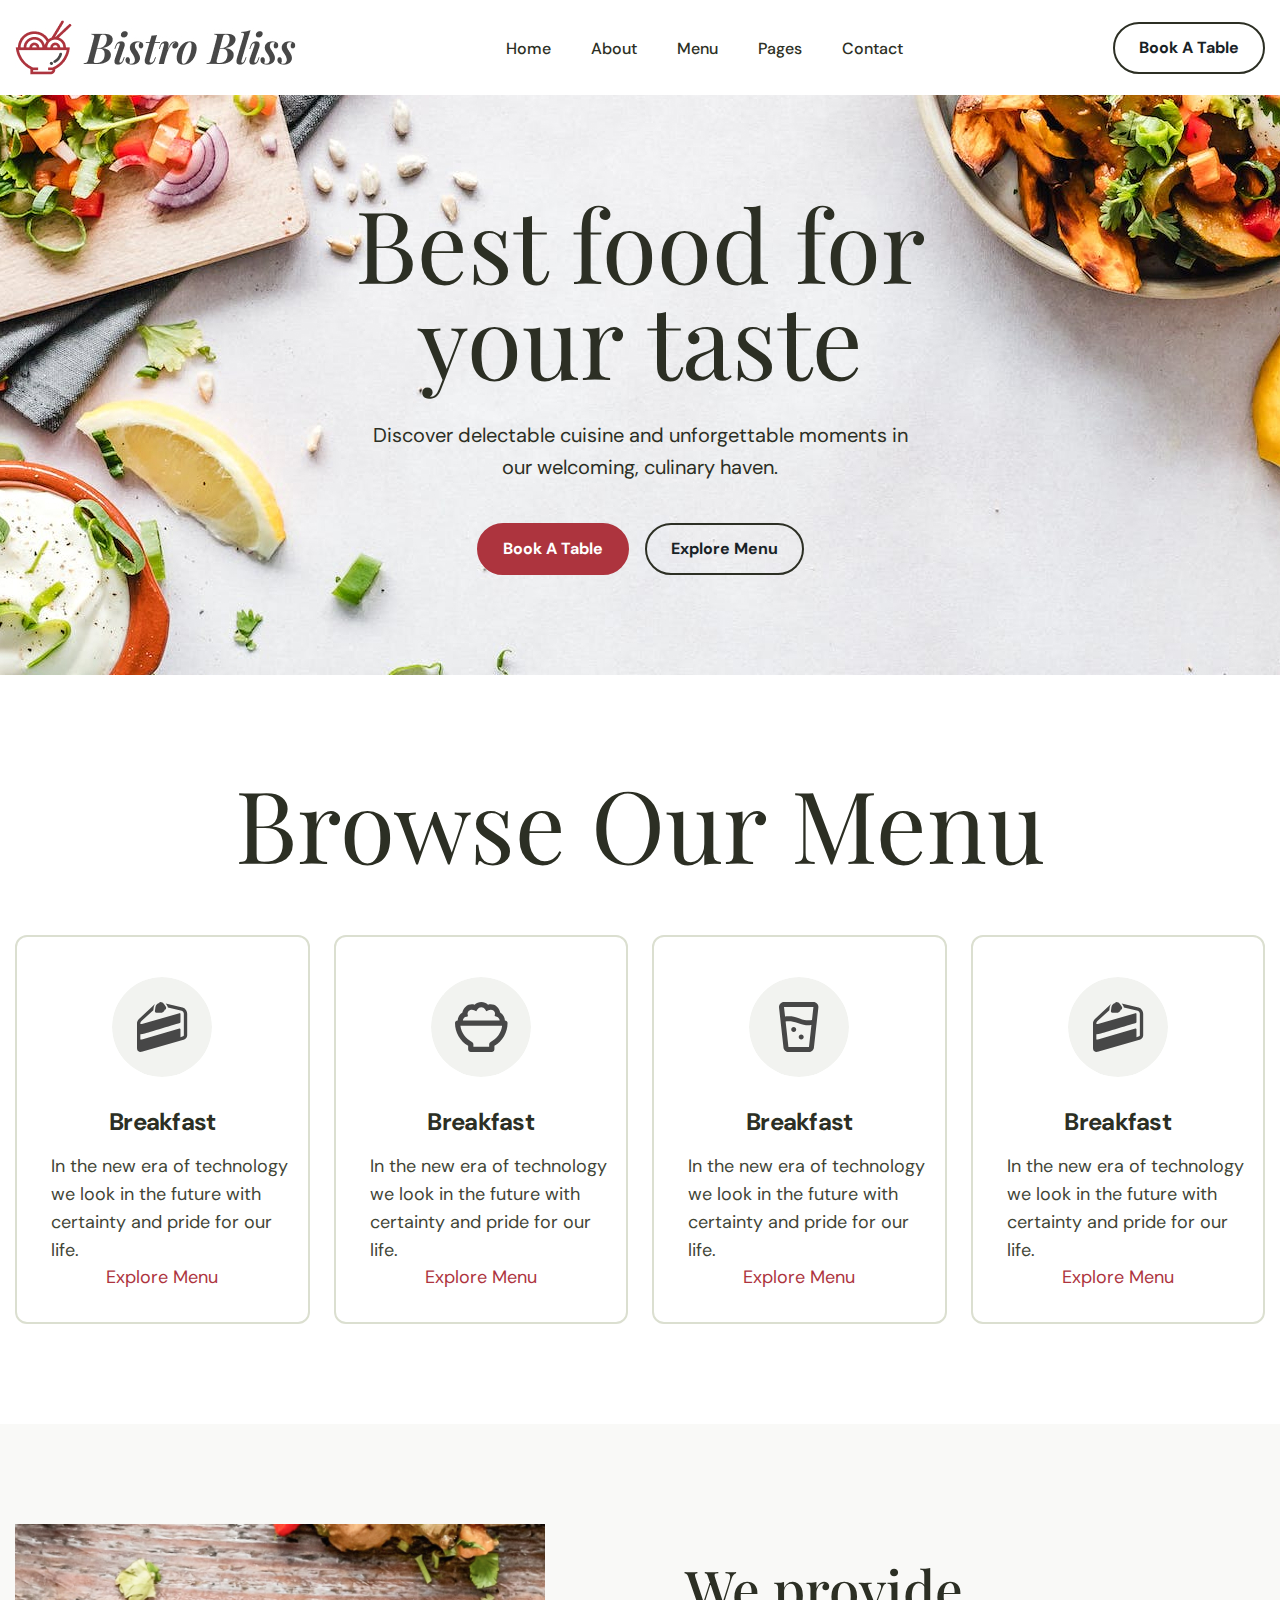
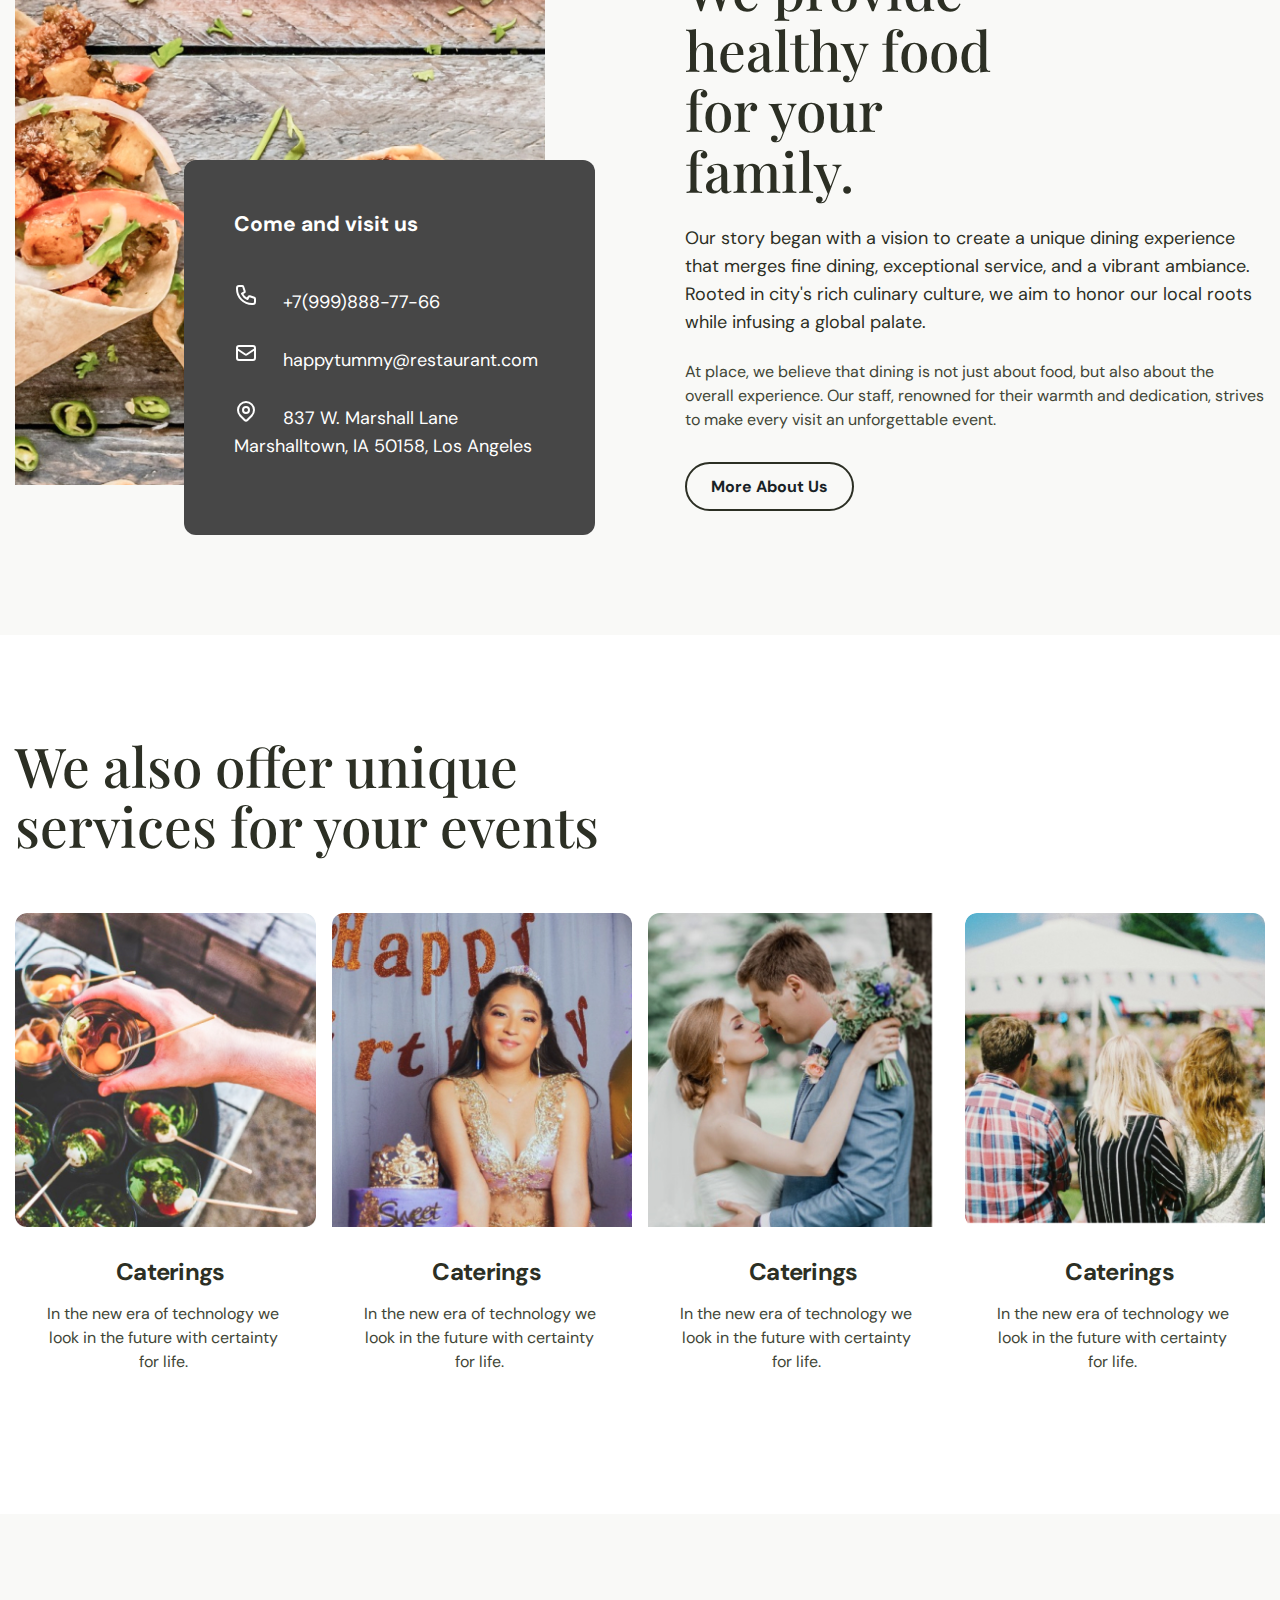
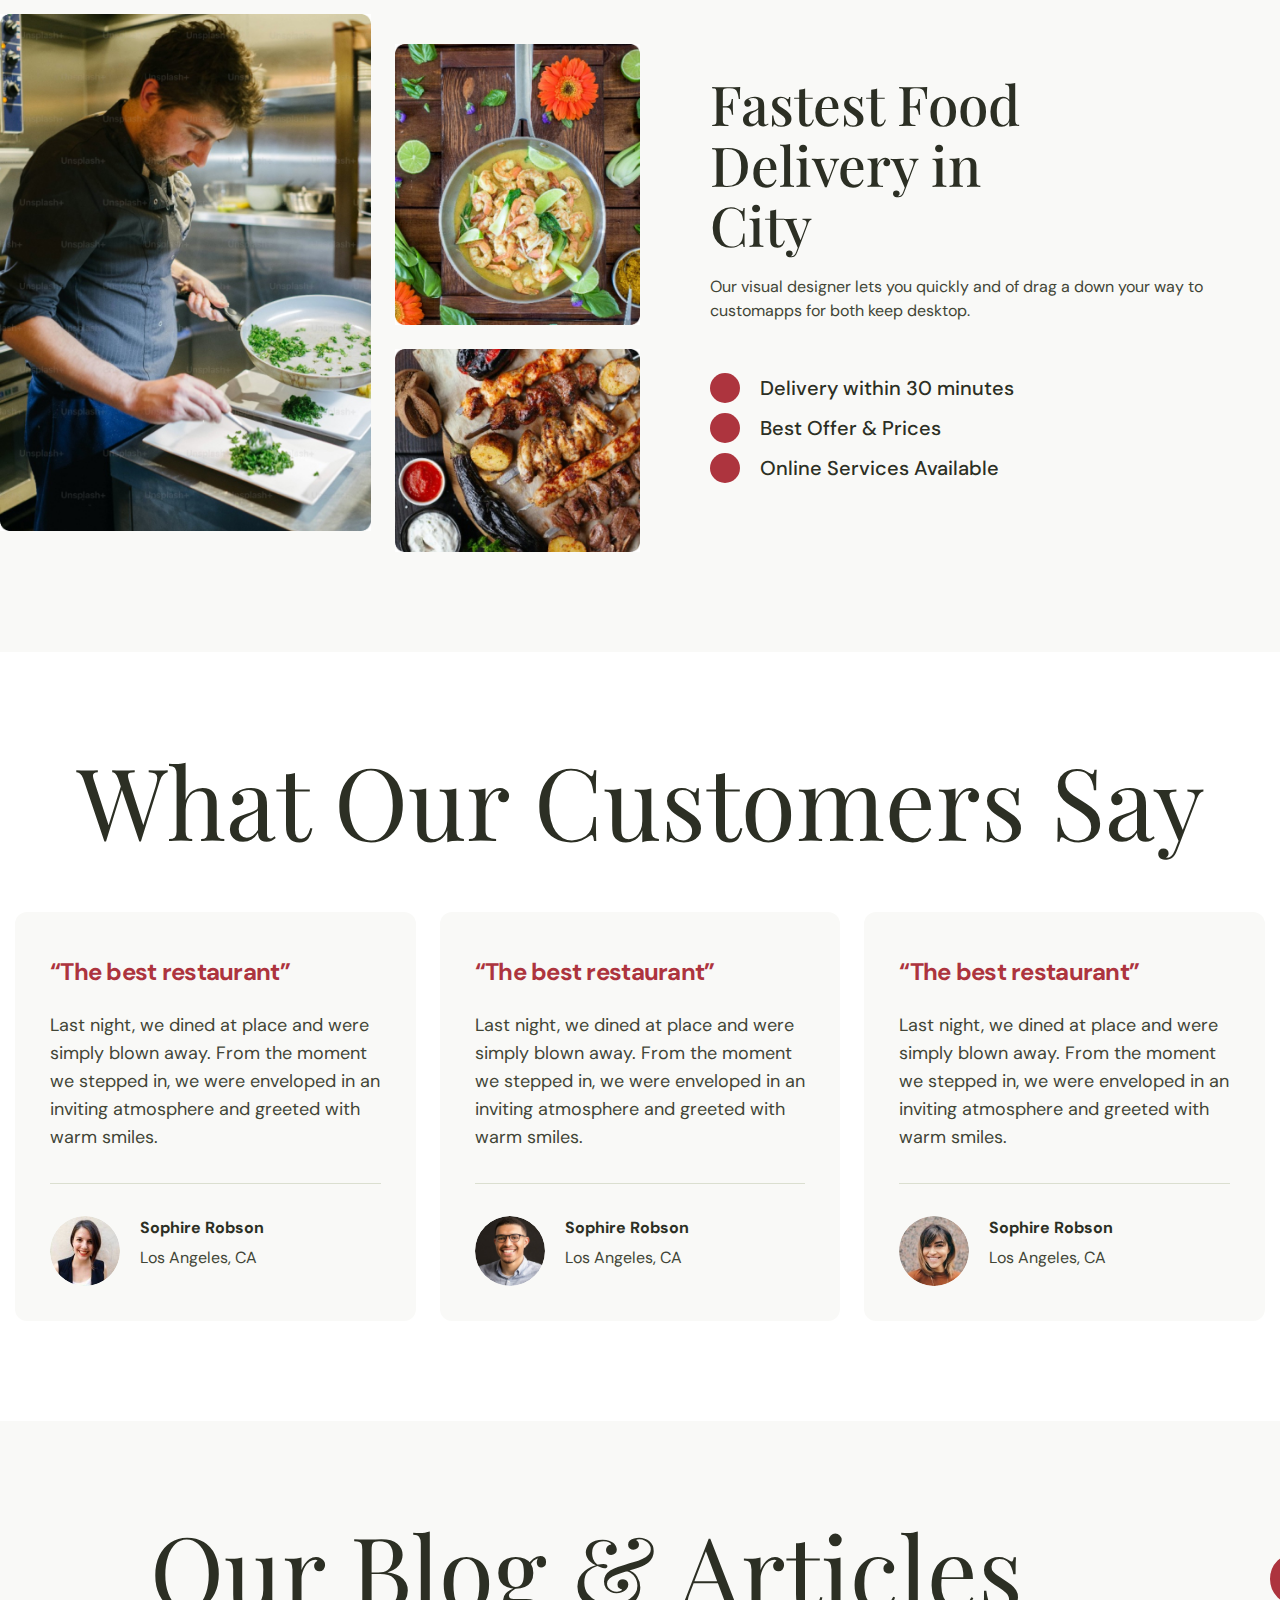
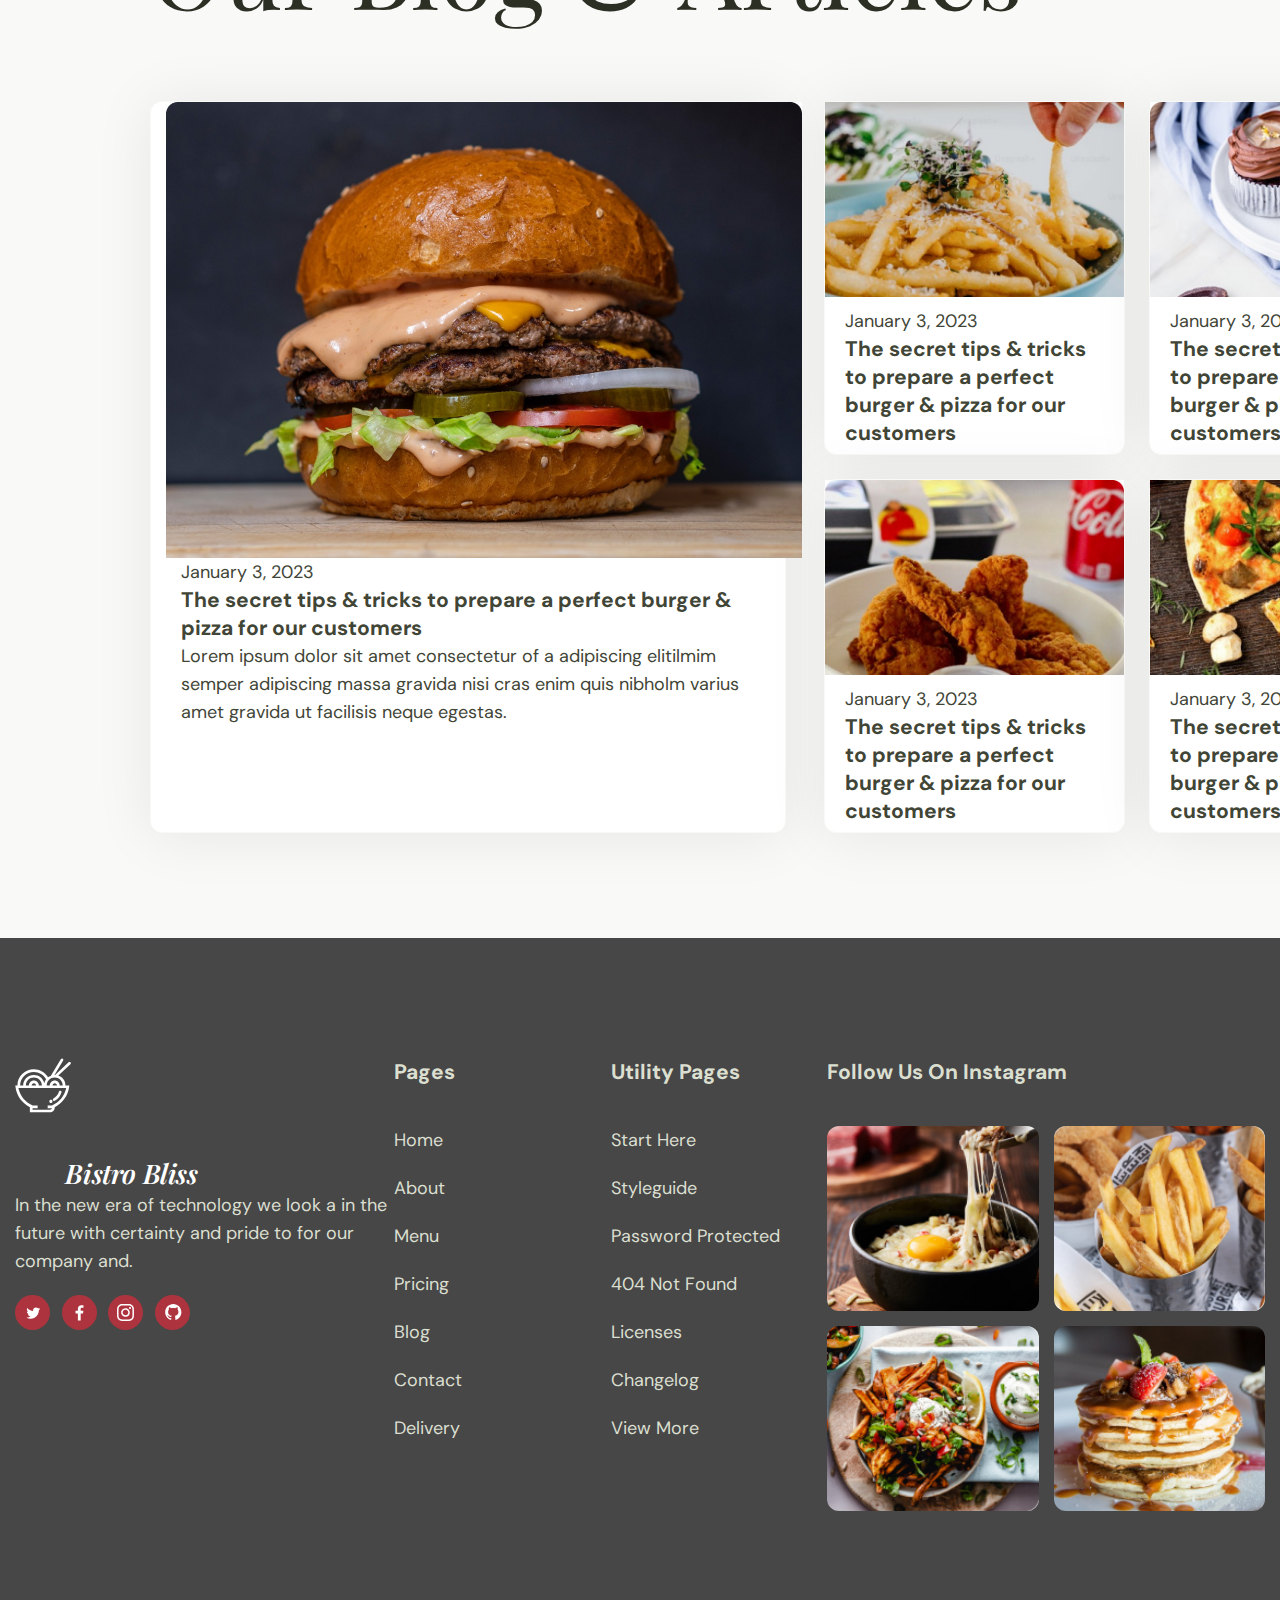
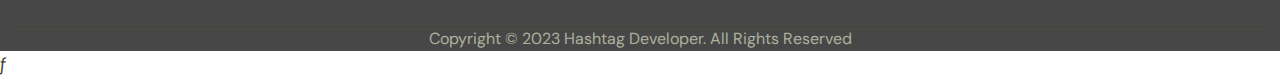
<file: index.html>
<!DOCTYPE html>
<html lang="en">

<head>
    <meta charset="UTF-8">
    <title>Bistro Bliss</title>
    <meta name="viewport" content="width=device-width, initial-scale=1.0">
    <link rel="apple-touch-icon" sizes="180x180" href="img/favicon/apple-touch-icon.png">
    <link rel="icon" type="image/png" sizes="32x32" href="img/favicon/favicon-32x32.png">
    <link rel="icon" type="image/png" sizes="16x16" href="img/favicon/favicon-16x16.png">
    <link
        href="https://fonts.googleapis.com/css2?family=DM+Sans:opsz,wght@9..40,400;9..40,700&family=Playfair+Display:ital,wght@0,400;0,500;1,600&display=swap"
        rel="stylesheet">
    <link rel="stylesheet" href="style.css">
    <link rel="stylesheet" href="media.css">
</head>

<body>
    <header>
        <div class="container">
            <div class="head flex">
                <a href="index.html" class="head_logo">
                    <img src="img/Logo (3).jpg" alt="">
                </a>
                <nav>
                    <ul class="menu flex">
                        <li>
                            <a href="index.html">Home</a>
                        </li>
                        <li>
                            <a href="about.html">About</a>
                        </li>
                        <li>
                            <a href="menu.html">Menu</a>
                        </li>
                        <li>
                            <a href="blog.html">Pages</a>
                        </li>
                        <li>
                            <a href="contact.html">Contact</a>
                        </li>
                    </ul>
                </nav>
                <a href="book.html" class="btn">Book A Table</a>
            </div>
        </div>
    </header>

    <section class="main">
        <div class="container">
            <h1 class="sec_tit">Best food for your taste</h1>
            <p class="main_txt">Discover delectable cuisine and unforgettable moments in our welcoming, culinary haven.
            </p>
            <div class="main_btns">
                <a href="" class="btn btn__red">Book A Table</a>
                <a href="" class="btn">Explore Menu</a>
            </div>
        </div>
    </section>

    <section class="browse">
        <div class="container">
            <h2 class="sec_tit">Browse Our Menu</h2>
            <div class="browse_cards flex">
                <div class="browse_card browse_card__1">
                    <i class="browse_ic"><svg xmlns="http://www.w3.org/2000/svg" width="16" height="16"
                            viewBox="0 0 16 16" fill="none">
                            <path
                                d="M7.53504 5.02349V7.53516L9.41879 9.41891M13.1863 7.53516C13.1863 10.6563 10.6561 13.1864 7.53504 13.1864C4.41394 13.1864 1.88379 10.6563 1.88379 7.53516C1.88379 4.41406 4.41394 1.88391 7.53504 1.88391C10.6561 1.88391 13.1863 4.41406 13.1863 7.53516Z"
                                stroke="white" stroke-width="1.5" stroke-linecap="round" stroke-linejoin="round" />
                        </svg>
                    </i>
                    <h3 class="browse_tit">Breakfast</h3>
                    <p class="browse_txt">In the new era of technology we look in the future with certainty and pride
                        for our
                        life.</p>
                    <a href="menu.html" class="browse_link">Explore Menu</a>
                </div>
                <div class="browse_card browse_card__2">
                    <i class="browse_ic"><svg xmlns="http://www.w3.org/2000/svg" width="16" height="16"
                            viewBox="0 0 16 16" fill="none">
                            <path
                                d="M5.65131 8.79099L9.41881 5.02349M5.96529 5.33745H5.97157M9.10487 8.47704H9.11115M11.9305 13.1864V3.13974C11.9305 2.44617 11.3682 1.88391 10.6746 1.88391H4.39548C3.7019 1.88391 3.13965 2.44617 3.13965 3.13974V13.1864L5.33736 11.9306L7.53506 13.1864L9.73277 11.9306L11.9305 13.1864ZM6.27923 5.33745C6.27923 5.51085 6.13867 5.65141 5.96527 5.65141C5.79188 5.65141 5.65131 5.51085 5.65131 5.33745C5.65131 5.16406 5.79188 5.02349 5.96527 5.02349C6.13867 5.02349 6.27923 5.16406 6.27923 5.33745ZM9.41881 8.47704C9.41881 8.65043 9.27825 8.79099 9.10486 8.79099C8.93146 8.79099 8.7909 8.65043 8.7909 8.47704C8.7909 8.30364 8.93146 8.16308 9.10486 8.16308C9.27825 8.16308 9.41881 8.30364 9.41881 8.47704Z"
                                stroke="white" stroke-width="1.5" stroke-linecap="round" stroke-linejoin="round" />
                        </svg></i>
                    <h3 class="browse_tit">Breakfast</h3>
                    <p class="browse_txt">In the new era of technology we look in the future with certainty and pride
                        for our
                        life.</p>
                    <a href="menu.html" class="browse_link">Explore Menu</a>
                </div>
                <div class="browse_card browse_card__3">
                    <i class="browse_ic"></i>
                    <h3 class="browse_tit">Breakfast</h3>
                    <p class="browse_txt">In the new era of technology we look in the future with certainty and pride
                        for our
                        life.</p>
                    <a href="menu.html" class="browse_link">Explore Menu</a>
                </div>
                <div class="browse_card browse_card__4">
                    <i class="browse_ic"></i>
                    <h3 class="browse_tit">Breakfast</h3>
                    <p class="browse_txt">In the new era of technology we look in the future with certainty and pride
                        for our
                        life.</p>
                    <a href="menu.html" class="browse_link">Explore Menu</a>
                </div>

            </div>
        </div>
    </section>

    <section class="provide">
        <div class="container">
            <div class="provide_in flex">
                <div class="provide_left">
                    <div class="provide_img">
                        <img src="img/about/image 111.jpg" alt="">
                    </div>
                    <div class="provide_info">
                        <h3 class="jaz">Come and visit us</h3>
                        <div class="tel">
                            <svg xmlns="http://www.w3.org/2000/svg" width="24" height="25" viewBox="0 0 24 25"
                                fill="none">
                                <path
                                    d="M3 5.021C3 3.91643 3.89543 3.021 5 3.021H8.27924C8.70967 3.021 9.09181 3.29643 9.22792 3.70477L10.7257 8.19821C10.8831 8.67032 10.6694 9.18631 10.2243 9.40886L7.96701 10.5375C9.06925 12.9822 11.0388 14.9517 13.4835 16.054L14.6121 13.7967C14.8347 13.3516 15.3507 13.1379 15.8228 13.2953L20.3162 14.7931C20.7246 14.9292 21 15.3113 21 15.7418V19.021C21 20.1256 20.1046 21.021 19 21.021H18C9.71573 21.021 3 14.3053 3 6.021V5.021Z"
                                    stroke="white" stroke-width="2" stroke-linecap="round" stroke-linejoin="round" />
                            </svg>
                            <a href="https://t.me/@aldjan">+7(999)888-77-66</a>
                        </div>
                        <div class="tel">
                            <svg xmlns="http://www.w3.org/2000/svg" width="24" height="25" viewBox="0 0 24 25"
                                fill="none">
                                <path
                                    d="M3 8.021L10.8906 13.2814C11.5624 13.7293 12.4376 13.7293 13.1094 13.2814L21 8.021M5 19.021H19C20.1046 19.021 21 18.1256 21 17.021V7.021C21 5.91643 20.1046 5.021 19 5.021H5C3.89543 5.021 3 5.91643 3 7.021V17.021C3 18.1256 3.89543 19.021 5 19.021Z"
                                    stroke="white" stroke-width="2" stroke-linecap="round" stroke-linejoin="round" />
                            </svg>
                            <a href="mailto:happytummy@restaurant.com">happytummy@restaurant.com</a>
                        </div>
                        <div class="tel">
                            <svg xmlns="http://www.w3.org/2000/svg" width="24" height="25" viewBox="0 0 24 25"
                                fill="none">
                                <path
                                    d="M17.6569 16.6778C16.7202 17.6145 14.7616 19.5731 13.4138 20.9209C12.6327 21.702 11.3677 21.7024 10.5866 20.9213C9.26234 19.597 7.34159 17.6763 6.34315 16.6778C3.21895 13.5537 3.21895 8.48834 6.34315 5.36414C9.46734 2.23995 14.5327 2.23995 17.6569 5.36414C20.781 8.48834 20.781 13.5537 17.6569 16.6778Z"
                                    stroke="white" stroke-width="2" stroke-linecap="round" stroke-linejoin="round" />
                                <path
                                    d="M15 11.021C15 12.6779 13.6569 14.021 12 14.021C10.3431 14.021 9 12.6779 9 11.021C9 9.36414 10.3431 8.021 12 8.021C13.6569 8.021 15 9.36414 15 11.021Z"
                                    stroke="white" stroke-width="2" stroke-linecap="round" stroke-linejoin="round" />
                            </svg>
                            <a href="837 W. Marshall Lane Marshalltown, IA 50158, Los Angeles">837 W. Marshall Lane
                                Marshalltown, IA 50158, Los Angeles</a>
                        </div>
                    </div>
                </div>
                <div class="provide_right">
                    <h2 class="sec_sub-tit">We provide healthy food for your family.</h2>
                    <p class="provide_txt">Our story began with a vision to create a unique dining experience that
                        merges fine
                        dining, exceptional service, and a vibrant ambiance. Rooted in city's rich culinary culture, we
                        aim to honor
                        our local roots while infusing a global palate.</p>
                    <p class="provide_txt-2">At place, we believe that dining is not just about food, but also about the
                        overall
                        experience. Our staff, renowned for their warmth and dedication, strives to make every visit an
                        unforgettable event.</p>
                    <a href="menu.html" class="btn">More About Us</a>
                </div>
            </div>
        </div>
    </section>

    <section class="offer">
        <div class="container">
            <h2 class="sec_sub-tit">We also offer unique services for your events</h2>
            <div class="offer_cards flex">
                <div class="offer_card">
                    <div class="offer_img">
                        <img src="img/index/kebab-set-table 1.jpg" alt="">
                    </div>
                    <h3 class="offer_tit">Caterings</h3>
                    <p class="offer_txt">In the new era of technology we look in the future with certainty for life.</p>
                </div>
                <div class="offer_card">
                    <div class="offer_img">
                        <img src="img/index/charming-female-blowing-candles-birthday-cake-after-making-her-wish-party 1.jpg"
                            alt="">
                    </div>
                    <h3 class="offer_tit">Caterings</h3>
                    <p class="offer_txt">In the new era of technology we look in the future with certainty for life.</p>
                </div>
                <div class="offer_card">
                    <div class="offer_img">
                        <img src="img/index/happy-man-wife-sunny-day 1.jpg" alt="">
                    </div>
                    <h3 class="offer_tit">Caterings</h3>
                    <p class="offer_txt">In the new era of technology we look in the future with certainty for life.</p>
                </div>
                <div class="offer_card">
                    <div class="offer_img">
                        <img src="img/index/group-friends-eating-restaurant 1.jpg" alt="">
                    </div>
                    <h3 class="offer_tit">Caterings</h3>
                    <p class="offer_txt">In the new era of technology we look in the future with certainty for life.</p>
                </div>
            </div>
        </div>
    </section>

    <section class="fast">
        <div class="containerrr">
            <div class="fast_in flex">
                <div class="fast_left flex">
                    <div class="fast_img-big">
                        <img src="img/index/mid-shot-chef-holding-plate-with-pasta-making-ok-sign 1.jpg" alt="">
                    </div>
                    <div class="fast_img-sm">
                        <div class="fast_img">
                            <img src="img/index/sour-curry-with-snakehead-fish-spicy-garden-hot-pot-thai-food 1.jpg"
                                alt="">
                        </div>
                        <div class="fast_img">
                            <img src="img/index/sadj-iron-pot-with-various-salads 1.jpg" alt="">
                        </div>
                    </div>
                </div>
                <div class="fast_right">
                    <h2 class="sec_sub-tit">Fastest Food Delivery in City</h2>
                    <p class="fast_txt">Our visual designer lets you quickly and of drag a down your way to customapps
                        for both
                        keep desktop. </p>
                        <div class="icons_fast">
                            <div class="fast_icon">
                              <i> <img src="/img/fast1.svg" alt=""></i>
                              <span>Delivery within 30 minutes</span>
                            </div>
                            <div class="fast_icon">
                              <i><img src="/img/fast2.svg" alt=""></i>
                              <span>Best Offer & Prices</span>
                            </div>
                            <div class="fast_icon">
                              <i><img src="/img/fast3.svg" alt=""></i>
                              <span>Online Services Available</span>
                            </div>
                          </div>
                </div>
            </div>
        </div>
    </section>

    <section class="our">
        <div class="container">
            <h2 class="sec_tit">What Our Customers Say</h2>
            <div class="our_cards flex">
                <div class="our_card">
                    <h4 class="our_tit">“The best restaurant”</h4>
                    <p class="our_txt">Last night, we dined at place and were simply blown away. From the moment we
                        stepped in, we
                        were enveloped in an inviting atmosphere and greeted with warm smiles.</p>
                    <div class="our_customer flex">
                        <div class="our_img">
                            <img src="/img/index/Ellipse 19 (1).jpg" alt="">
                        </div>
                        <div class="our_info">
                            <span class="our_name">Sophire Robson</span>
                            <span class="our_address">Los Angeles, CA</span>
                        </div>
                    </div>
                </div>
                <div class="our_card">
                    <h4 class="our_tit">“The best restaurant”</h4>
                    <p class="our_txt">Last night, we dined at place and were simply blown away. From the moment we
                        stepped in, we
                        were enveloped in an inviting atmosphere and greeted with warm smiles.</p>
                    <div class="our_customer flex">
                        <div class="our_img">
                            <img src="/img/index/Image.svg" alt="">
                        </div>
                        <div class="our_info">
                            <span class="our_name">Sophire Robson</span>
                            <span class="our_address">Los Angeles, CA</span>
                        </div>
                    </div>
                </div>
                <div class="our_card">
                    <h4 class="our_tit">“The best restaurant”</h4>
                    <p class="our_txt">Last night, we dined at place and were simply blown away. From the moment we
                        stepped in, we
                        were enveloped in an inviting atmosphere and greeted with warm smiles.</p>
                    <div class="our_customer flex">
                        <div class="our_img">
                            <img src="/img/index/Image (1).jpg" alt="">
                        </div>
                        <div class="our_info">
                            <span class="our_name">Sophire Robson</span>
                            <span class="our_address">Los Angeles, CA</span>
                        </div>
                    </div>
                </div>
            </div>
        </div>
    </section>

    <section class="blog">
        <div class="container">
            <div class="blog_top flex">
                <h2 class="sec_tit">Our Blog & Articles</h2>
                <a href="#" class="btn btn__red">Read All Articles</a>
            </div>
            <div class="blog_cards flex">
                <div class="blog_left">
                    <div class="blog_cardd">
                        <div class="container">
                            <div class="blog_imgg">
                                <img src="img/about/burger.jpg" alt="">
                            </div>
                            <div class="container">
                                <span class="blog_date">January 3, 2023</span>
                                <h3 class="blog_tit">The secret tips & tricks to prepare a perfect burger & pizza for
                                    our
                                    customers</h3>
                                <p class="blog_txt">Lorem ipsum dolor sit amet consectetur of a adipiscing elitilmim
                                    semper
                                    adipiscing massa
                                    gravida nisi cras enim quis nibholm varius amet gravida ut facilisis neque egestas.
                                </p>
                            </div>
                        </div>
                    </div>
                </div>
                <div class="blog_right flex">
                    <div class="blog_card">
                        <div class="blog_img">
                            <img src="/img/index/pexels-suzy-hazelwood-2966196 1.jpg" alt="">
                        </div>
                        <div class="blog_info">
                            <span class="blog_date">January 3, 2023</span>
                            <h3 class="blog_tit">The secret tips & tricks to prepare a perfect burger & pizza for our
                                customers</h3>
                        </div>
                    </div>
                    <div class="blog_card">
                        <div class="blog_img">
                            <img src="/img/index/pexels-sebastian-coman-photography-3791088 1.jpg" alt="">
                        </div>
                        <div class="blog_info">
                            <span class="blog_date">January 3, 2023</span>
                            <h3 class="blog_tit">The secret tips & tricks to prepare a perfect burger & pizza for our
                                customers</h3>
                        </div>
                    </div>
                    <div class="blog_card">
                        <div class="blog_img">
                            <img src="/img/index/pexels-leonardo-luz-13998974 1.jpg" alt="">
                        </div>
                        <div class="blog_info">
                            <span class="blog_date">January 3, 2023</span>
                            <h3 class="blog_tit">The secret tips & tricks to prepare a perfect burger & pizza for our
                                customers</h3>
                        </div>
                    </div>
                    <div class="blog_card">
                        <div class="blog_img">
                            <img src="/img/index/pexels-katerina-holmes-5908226 1.jpg" alt="">
                        </div>
                        <div class="blog_info">
                            <span class="blog_date">January 3, 2023</span>
                            <h3 class="blog_tit">The secret tips & tricks to prepare a perfect burger & pizza for our
                                customers</h3>
                        </div>
                    </div>
                </div>
            </div>
        </div>
    </section>
    <footer>
        <div class="container">
            <div class="footer_big flex">
                <div class="footer_left">
                    <a href="" class="footer_logo flex">
                        <div class="logo_img">
                            <img src="/img/japanese-food (1).svg" alt="">
                        </div>
                        <h2 class="logo_tit">Bistro Bliss</h2>
                    </a>
                    <p class="footer_txt">In the new era of technology we look a in the future with certainty and pride
                        to for our
                        company and.</p>
                    <div class="footer_icons flex">
                        <a href="" class="footer_ic">
                            <div class="ic_img">
                                <img src="/img/twitter.svg" alt="">
                            </div>
                        </a>
                        <a href="" class="footer_ic flex">
                            <div class="ic_img">
                                <img src="/img/facebook.svg" alt="">
                            </div>
                        </a>
                        <a href="" class="footer_ic">
                            <div class="ic_img">
                                <img src="/img/instagram.svg" alt="">
                            </div>
                        </a>
                        <a href="" class="footer_ic">
                            <div class="ic_img">
                                <img src="/img/github.svg" alt="">
                            </div>
                        </a>
                    </div>
                </div>
                <div class="footer_nav">
                    <h3 class="footer_tit">Pages</h3>
                    <ul class="footer_list">
                        <li><a href="">Home</a></li>
                        <li><a href="">About</a></li>
                        <li><a href="">Menu</a></li>
                        <li><a href="">Pricing</a></li>
                        <li><a href="">Blog</a></li>
                        <li><a href="">Contact</a></li>
                        <li><a href="">Delivery</a></li>
                    </ul>
                </div>
                <div class="footer_nav">
                    <h3 class="footer_tit">Utility Pages</h3>
                    <ul class="footer_list">
                        <li><a href="">Start Here</a></li>
                        <li><a href="">Styleguide</a></li>
                        <li><a href="">Password Protected</a></li>
                        <li><a href="">404 Not Found</a></li>
                        <li><a href="">Licenses</a></li>
                        <li><a href="">Changelog</a></li>
                        <li><a href="">View More</a></li>
                    </ul>
                </div>
                <div class="footer_right">
                    <h3 class="footer_tit">Follow Us On Instagram</h3>
                    <div class="footer_imgt flex">
                        <div class="footer_img">
                            <img src="/img/egg.jpg" alt="">
                        </div>
                        <div class="footer_img">
                            <img src="/img/fri.jpg" alt="">
                        </div>
                        <div class="footer_img">
                            <img src="/img/salat.jpg" alt="">
                        </div>
                        <div class="footer_img">
                            <img src="/img/blins.jpg" alt="">
                        </div>
                    </div>
                </div>
            </div>
            <p class="footer_copy">Copyright © 2023 Hashtag Developer. All Rights Reserved</p>
        </div>
    </footer>
</body>

</html>


<script src="js/core.js"></script>

</body>

</html>ƒ
</file>
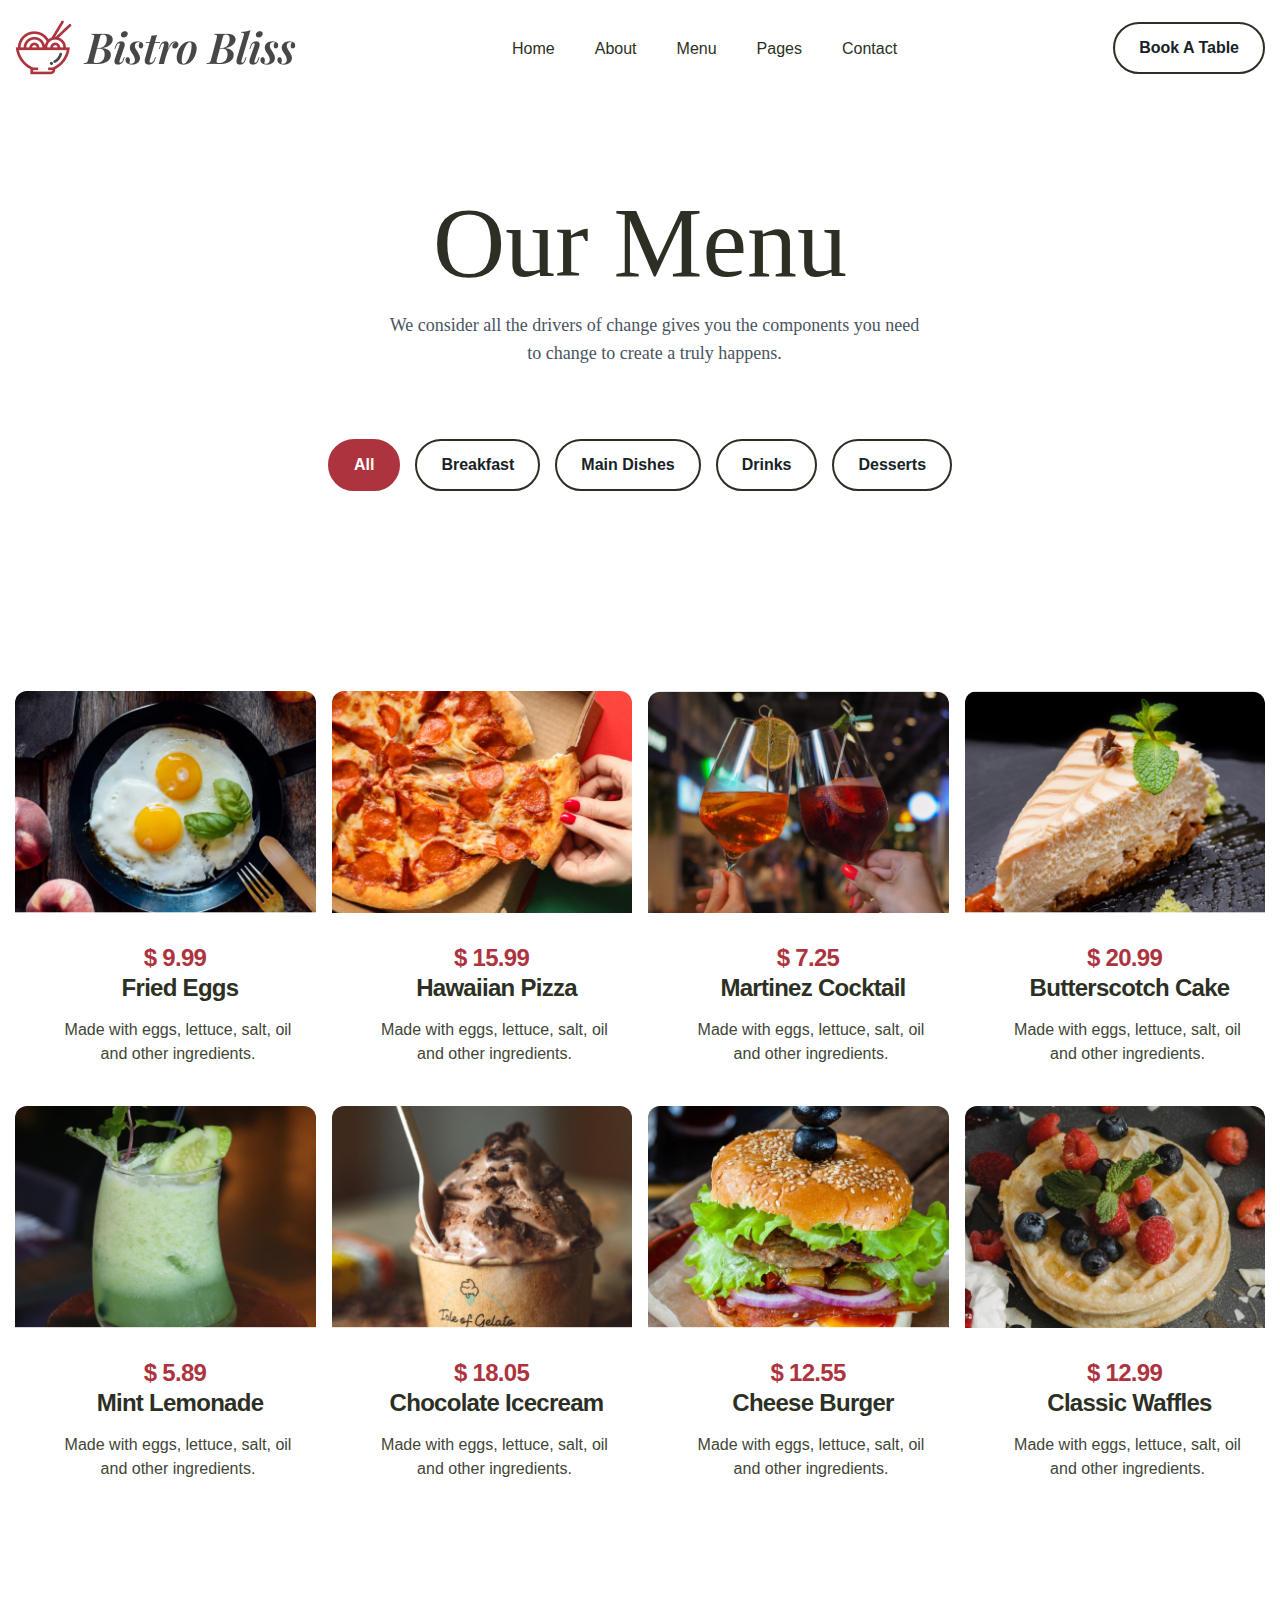
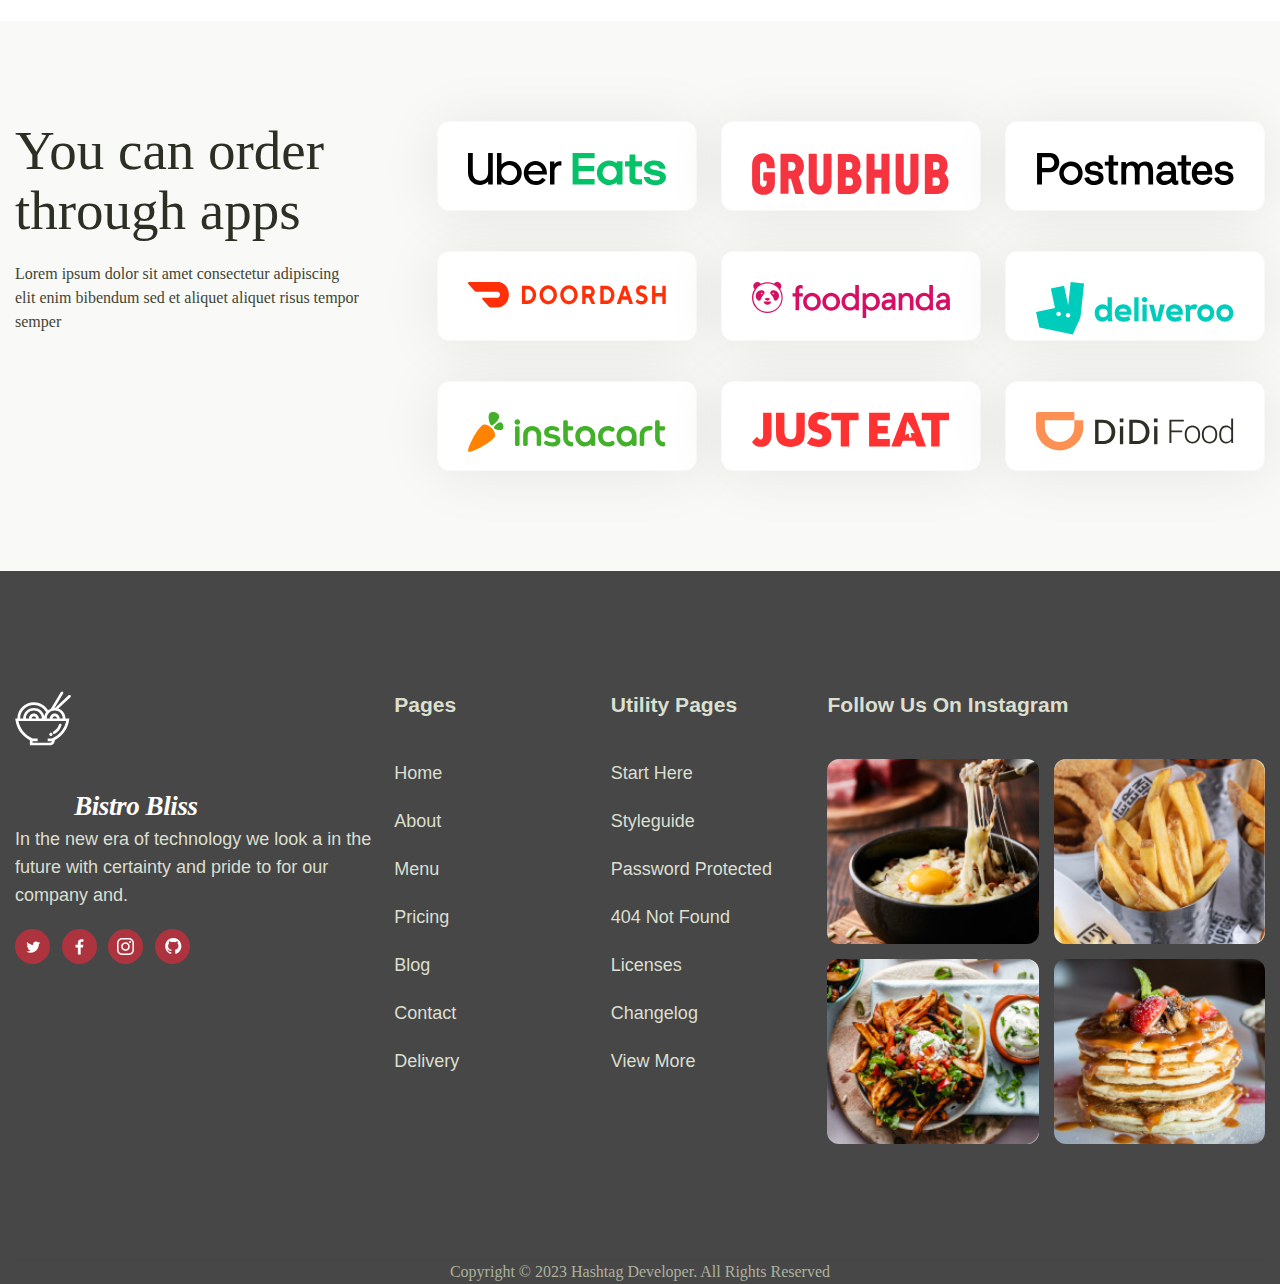
<file: menu.html>
<!DOCTYPE html>
<html lang="en">

<head>
	<meta charset="UTF-8">
	<meta name="viewport" content="width=device-width, initial-scale=1.0">
	<title>Document</title>
	<link rel="stylesheet" href="style.css">
	<link rel="stylesheet" href="media.css">
</head>

<body>
	<header>
		<div class="container">
			<div class="head flex">
				<a href="index.html" class="head_logo">
					<img src="/img/Logo (3).jpg" alt="">
				</a>
				<nav>
					<ul class="menu flex">
						<li>
							<a href="index.html">Home</a>
						</li>
						<li>
							<a href="about.html">About</a>
						</li>
						<li>
							<a href="menu.html">Menu</a>
						</li>
						<li>
							<a href="blog.html">Pages</a>
						</li>
						<li>
							<a href="contact.html">Contact</a>
						</li>
					</ul>
				</nav>
				<a href="book.html" class="btn">Book A Table</a>
			</div>
		</div>
	</header>
	<section class="hero">
		<div class="container">
			<div class="hero_top">
				<div class="hero_text">
					<h2 class="sec_tit">Our Menu</h2>
					<p class="sec_desc">We consider all the drivers of change gives you the components you need to
						change to
						create a truly happens.</p>
				</div>
				<div class="hero_btns">
					<a href="" class="btn btn__red">All</a>
					<a href="" class="btn">Breakfast</a>
					<a href="" class="btn">Main Dishes</a>
					<a href="" class="btn">Drinks</a>
					<a href="" class="btn">Desserts</a>
				</div>
			</div>
			<div class="hero_orto"></div>
			<div class="hero_bottom"></div>
		</div>
	</section>
	<section class="offer">
		<div class="container">
			<div class="offer_cards flex">
				<div class="offer_card">
					<div class="offer_img">
						<img src="img/menu1.jpg" alt="">
					</div>
					<div class="offer_text">
						<div class="container">
							<h2 class="zena">$ 9.99</h2>
							<h3 class="offer_tit">Fried Eggs</h3>
							<p class="offer_txt">Made with eggs, lettuce, salt, oil and other ingredients.</p>
						</div>
					</div>
				</div>
				<div class="offer_card">
					<div class="offer_img">
						<img src="img/menu2.jpg" alt="">
					</div>
					<div class="offer_text">
						<div class="container">
							<h2 class="zena">$ 15.99</h2>
							<h3 class="offer_tit">Hawaiian Pizza</h3>
							<p class="offer_txt">Made with eggs, lettuce, salt, oil and other ingredients.</p>
						</div>
					</div>
				</div>
				<div class="offer_card">
					<div class="offer_img">
						<img src="img/menu3.jpg" alt="">
					</div>
					<div class="offer_text">
						<div class="container">
							<h2 class="zena">$ 7.25</h2>
							<h3 class="offer_tit">Martinez Cocktail</h3>
							<p class="offer_txt">Made with eggs, lettuce, salt, oil and other ingredients.</p>
						</div>
					</div>
				</div>
				<div class="offer_card">
					<div class="offer_img">
						<img src="img/menu4.jpg" alt="">
					</div>
					<div class="offer_text">
						<div class="container">
							<h2 class="zena">$ 20.99</h2>
							<h3 class="offer_tit">Butterscotch Cake</h3>
							<p class="offer_txt">Made with eggs, lettuce, salt, oil and other ingredients.</p>
						</div>
					</div>
				</div>
			</div>
			<div class="offer_cards flex">
				<div class="offer_card">
					<div class="offer_img">
						<img src="img/menu5.jpg" alt="">
					</div>
					<div class="offer_text">
						<div class="container">
							<h2 class="zena">$ 5.89</h2>
							<h3 class="offer_tit">Mint Lemonade</h3>
							<p class="offer_txt">Made with eggs, lettuce, salt, oil and other ingredients.</p>
						</div>
					</div>
				</div>
				<div class="offer_card">
					<div class="offer_img">
						<img src="/img/menu6.jpg" alt="">
					</div>
					<div class="offer_text">
						<div class="container">
							<h2 class="zena">$ 18.05</h2>
							<h3 class="offer_tit">Chocolate Icecream</h3>
							<p class="offer_txt">Made with eggs, lettuce, salt, oil and other ingredients.</p>
						</div>
					</div>
				</div>
				<div class="offer_card">
					<div class="offer_img">
						<img src="img/menu7.jpg" alt="">
					</div>
					<div class="offer_text">
						<div class="container">
							<h2 class="zena">$ 12.55</h2>
							<h3 class="offer_tit">Cheese Burger</h3>
							<p class="offer_txt">Made with eggs, lettuce, salt, oil and other ingredients.</p>
						</div>
					</div>
				</div>
				<div class="offer_card">
					<div class="offer_img">
						<img src="img/menu8.jpg" alt="">
					</div>
					<div class="offer_text">
						<div class="container">
							<h2 class="zena">$ 12.99</h2>
							<h3 class="offer_tit">Classic Waffles</h3>
							<p class="offer_txt">Made with eggs, lettuce, salt, oil and other ingredients.</p>
						</div>
					</div>
				</div>
			</div>

		</div>
	</section>
	<section class="order">
		<div class="container">
			<div class="order flex">
				<div class="order_left">
					<h2 class="sec_sub-tit">You can order through apps</h2>
					<p class="order_txt">Lorem ipsum dolor sit amet consectetur adipiscing elit enim bibendum sed et
						aliquet aliquet risus tempor semper</p>
				</div>
				<div class="order_right flex">
					<div class="card1">
						<div class="item">
							<img src="/img/order_f.svg" alt="">
						</div>
						<div class="item">
							<img src="/img/arder2.svg" alt="">
						</div>
						<div class="item">
							<img src="/img/order3.svg" alt="">
						</div>
					</div>
					<div class="card2">
						<div class="item">
							<img src="/img/order4.svg" alt="">
						</div>
						<div class="item">
							<img src="/img/orfer5.svg" alt="">
						</div>
						<div class="item">
							<img src="/img/order6.svg" alt="">
						</div>
					</div>
					<div class="card3">
						<div class="item">
							<img src="/img/order7.svg" alt="">
						</div>
						<div class="item">
							<img src="/img/order8.svg" alt="">
						</div>
						<div class="item">
							<img src="/img/order9.svg" alt="">
						</div>
					</div>
				</div>
			</div>
		</div>
	</section>
	<footer>
		<div class="container">
			<div class="footer_big flex">
				<div class="footer_left">
					<a href="" class="footer_logo flex">
						<div class="logo_img">
							<img src="/img/japanese-food (1).svg" alt="">
						</div>
						<h2 class="logo_tit">Bistro Bliss</h2>
					</a>
					<p class="footer_txt">In the new era of technology we look a in the future with certainty and pride
						to for our
						company and.</p>
					<div class="footer_icons flex">
						<a href="" class="footer_ic">
							<div class="ic_img">
								<img src="/img/twitter.svg" alt="">
							</div>
						</a>
						<a href="" class="footer_ic flex">
							<div class="ic_img">
								<img src="/img/facebook.svg" alt="">
							</div>
						</a>
						<a href="" class="footer_ic">
							<div class="ic_img">
								<img src="/img/instagram.svg" alt="">
							</div>
						</a>
						<a href="" class="footer_ic">
							<div class="ic_img">
								<img src="/img/github.svg" alt="">
							</div>
						</a>
					</div>
				</div>
				<div class="footer_nav">
					<h3 class="footer_tit">Pages</h3>
					<ul class="footer_list">
						<li><a href="">Home</a></li>
						<li><a href="">About</a></li>
						<li><a href="">Menu</a></li>
						<li><a href="">Pricing</a></li>
						<li><a href="">Blog</a></li>
						<li><a href="">Contact</a></li>
						<li><a href="">Delivery</a></li>
					</ul>
				</div>
				<div class="footer_nav">
					<h3 class="footer_tit">Utility Pages</h3>
					<ul class="footer_list">
						<li><a href="">Start Here</a></li>
						<li><a href="">Styleguide</a></li>
						<li><a href="">Password Protected</a></li>
						<li><a href="">404 Not Found</a></li>
						<li><a href="">Licenses</a></li>
						<li><a href="">Changelog</a></li>
						<li><a href="">View More</a></li>
					</ul>
				</div>
				<div class="footer_right">
					<h3 class="footer_tit">Follow Us On Instagram</h3>
					<div class="footer_imgt flex">
						<div class="footer_img">
							<img src="/img/egg.jpg" alt="">
						</div>
						<div class="footer_img">
							<img src="/img/fri.jpg" alt="">
						</div>
						<div class="footer_img">
							<img src="/img/salat.jpg" alt="">
						</div>
						<div class="footer_img">
							<img src="/img/blins.jpg" alt="">
						</div>
					</div>
				</div>
			</div>
			<p class="footer_copy">Copyright © 2023 Hashtag Developer. All Rights Reserved</p>
		</div>
	</footer>


</body>

</html>
</file>
<file: style.css>
html,
body {
    height: 100%;
}
* {
    margin: 0;
    padding: 0;
    box-sizing: border-box;
}

.clearfix::after {
    clear: both;
    content: "";
    display: table;
}

a {
    color: inherit;
    text-decoration: none;
}

li {
    list-style: none;
}

ul li:last-child {
    margin-bottom: 0;
}

img {
    display: block;
    width: 100%;
    height: auto;
}

button,
label {
    cursor: pointer;
}

input,
button,
textarea {
    background: none;
    border: none;
    outline: none;
    display: block;
    width: 100%;
    font-family: inherit;
    font-size: inherit;
    font-weight: inherit;
}

input[type="radio"],
input[type="checkbox"] {
    display: none;
}

input::placeholder {
    color: inherit;
}

button {
    cursor: pointer;
}

input,
textarea {
    display: block;
    resize: none;
}

body {
    color: #414536;
    font-family: "DM Sans", arial;
    font-size: 18px;
    line-height: 28px;
    /* 155.556% */
}

.container {
    max-width: 1330px;
    width: 100%;
    min-width: 320px;
    margin: 0 auto;
    padding: 0 15px;
}
.desc_txt{
    width: 632px;
    justify-content: center;
    align-items: center;
}
.dn {
    display: none;
}
section {
    padding: 100px 0;
}

.sec_tit {
    color: #2c2f24;
    text-align: center;
    font-family: "Playfair Display";
    font-size: 100px;
    line-height: 96px;
    /* 96% */
    font-weight: 400;
    margin-bottom: 20px;
}

.sec_sub-tit {
    color: #2c2f24;
    font-family: "Playfair Display", arial;
    font-size: 55px;
    font-style: normal;
    font-weight: 500;
    line-height: 60.5px;
    /* 110% */
}

.sec_desc {
    color: var(--neutral-06, #495460);
    text-align: center;

    /* Body/18px/Regular */
    font-family: DM Sans;
    font-size: 18px;
    font-style: normal;
    font-weight: 400;
    line-height: 28px;
    /* 155.556% */
    margin-left: 367px;
    margin-bottom: 72px;
    width: 545px;
}

.color {
    color: #be963f;
}

.dib {
    display: inline-block;
}

.hover {
    transition: 0.3s;
}

.hover:hover {
    color: #be963f;
}

.btn {
    border-radius: 118px;
    border: 2px solid #2c2f24;
    transition: 0.3s;
    color: #182226;
    text-align: right;
    font-size: 16px;
    font-weight: 700;
    line-height: 24px;
    /* 150% */
    padding: 12px 24px;
}

.btn:hover {
    background: #2c2f24;
    color: #fff;
}

.link {
    transition: 0.3s;
}

.link:hover {
    box-shadow: 0px 6px 5px 2px #836a36;
}

.flex {
    display: flex;
    flex-wrap: wrap;
    justify-content: space-between;
}

/* header */
.head {
    padding: 20px 0;
    align-items: center;
}

.menu a {
    padding: 4px 16px;
    margin-right: 8px;
    color: #2c2f24;
    font-size: 16px;
    font-weight: 500;
    line-height: 24px;
    /* 150% */
    border-radius: 34px;
    transition: 0.3s;
}

.menu li:last-child a {
    margin-right: 0;
}

.menu a:hover {
    background: #dbdfd0;
}

/* main */
.main .sec_tit {
    max-width: 660px;
    margin: 0 auto 32px;
}

.main_txt {
    max-width: 537px;
    margin: 0 auto 40px;
    color: #2c2f24;
    text-align: center;
    font-size: 20px;
    line-height: 32px;
    /* 160% */
}

.main_btns {
    display: flex;
    justify-content: center;
}

.main_btns .btn {
    margin: 0 8px;
}

.main {
    background: url(img/about/bg.jpg) center no-repeat;
}

.btn__red {
    background: #ad343e;
    color: #fff;
    border-color: #ad343e;
    text-align: center;
}

.btn__red:hover {
    border-color: #2c2f24;
}
/* browse */
.browse_card {
    border-radius: 12px;
    border: 2px solid #dbdfd0;
    background: #fff;
    width: calc((100% - 72px) / 4);
    padding: 40px 34px 32px;
}

.browse_ic {
    width: 100px;
    height: 100px;
    border-radius: 50%;
    display: block;
    background: #878782;
    margin: 0 auto 30px;
}

.browse_card__1 .browse_ic {
    background: url(/img/about/icon\ \(2\).svg)
}

.browse_card__2 .browse_ic {
    background: url(/img/about/icon.svg);
}

.browse_card__3 .browse_ic {
    background: url(/img/about/icon\ \(1\).svg);
}

.browse_card__4 .browse_ic {
    background: url(/img/about/icon\ \(2\).svg);
}
.browse_card:hover{
    box-shadow: 0 5px 5px rgba(0, 0, 0, 0.2);
}
.browse_tit {
    color: #2c2f24;
    text-align: center;
    font-size: 24px;
    font-weight: 700;
    line-height: 30px;
    /* 125% */
    letter-spacing: -0.72px;
    margin-bottom: 15px;
}

.browse_txt {
    width: 238px;
}

.provide {
    background: #f9f9f7;
}

.provide_in {
    align-items: center;
}

.provide_left {
    width: calc(50% - 45px);
    padding: 0 50px 50px 0;
    position: relative;
}

.provide_info {
    position: absolute;
    bottom: 0;
    right: 0;
}
.browse_link{
    color:#AD343E;
    display: flex;
    height: 26px;
    justify-content: center;
    align-items: center;
    gap: 10px;
    border-radius: 12px;
}
.browse .sec_tit {
    margin-bottom: 64px;
}
.provide_right {
    width: calc(50% - 45px);
}

.provide .sec_sub-tit {
    margin-bottom: 24px;
}

.provide_txt {
    color: #2c2f24;
    font-size: 18px;
    margin-bottom: 24px;
    line-height: 28px;
    /* 155.556% */
}

.provide_txt-2 {
    color: #414536;
    font-size: 16px;
    line-height: 24px;
    /* 150% */
    margin-bottom: 40px;
}

.provide_info {
    border-radius: 12px;
    background: #474747;
    padding: 50px;
    color: #fff;
    width: 411px;
}
/* offer */
.offer .sec_sub-tit {
    width: 675px;
    margin-bottom: 57px;
}

.offer_card {
    width: calc((100% - 48px) / 4);
    transition: 0.3s;
    border-radius: 12px;
    padding-bottom: 20px;
    overflow: hidden;
}

.offer_card:hover {
    box-shadow: 0 5px 5px rgba(0, 0, 0, 0.2);
    border-radius: 12px;
}

.offer_img {
    margin-bottom: 30px;
}
.zena{
    color: #AD343E;
    text-align: center;
    font-size: 24px;
    font-style: normal;
    font-weight: 700;
    line-height: 30px; /* 125% */
    letter-spacing: -0.72px;
}
.offer_tit {
    text-align: center;
    color: #2c2f24;
    font-size: 24px;
    font-weight: 700;
    line-height: 30px;
    letter-spacing: -0.72px;
    margin-bottom: 15px;
    padding-left: 10px;
}
.offer_cards{
    margin-bottom: 20px;
}
.offer_txt {
    color:  #414536;
    text-align: center;
    font-size: 16px;
    font-style: normal;
    font-weight: 400;
    line-height: 24px; /* 150% */
    width: 246px;
    margin-left: 25px;
}

/* fast */
.fast {
    background: #f9f9f7;
}

.fast_left {
    width: 50%;
}

.fast_right {
    width: 50%;
    padding-left: 70px;
    align-self: center;
}

.fast_img-big {
    width: 58%;
}

.fast_img-sm {
    width: 42%;
    padding: 30px 0 0 24px;
}

.fast_img:first-child {
    margin-bottom: 24px;
}

.fast .sec_sub-tit {
    margin-bottom: 20px;
}

.fast_txt {
    color: #414536;
    font-size: 16px;
    line-height: 24px;
    /* 150% */
    margin-bottom: 50px;
}

.fast_icon {
    justify-content: flex-start;
    align-items: center;
    margin-bottom: 10px;
}
.fast_icon span {
    padding-left: 20px;
    color: #2c2f24;
    font-size: 20px;
    font-weight: 500;
    line-height: 26px;
}
.fast_icon{
    display: flex;
}
/* order */

/* our */
.our .sec_tit {
    margin-bottom: 64px;
}
.our_card {
    width: calc((100% - 48px) / 3);
    border-radius: 12px;
    background: var(--neutral-02, #f9f9f7);
    padding: 45px 35px 35px;
}
/* order */
.order{
    background: var(--neutral-02, #F9F9F7);
}
.order_left{
    width: 346px;
}
.order_right{
    
    display: flex;
    flex-direction: column;
    align-items: center;
    gap: 40px;
}
.item{
    width: 260px;
    height: 90px;
    flex-shrink: 0;
    border-radius: 12px;
    border: 1px solid var(--neutral-02, #F9F9F7);
    background: var(--neutral-01, #FFF);
    box-shadow: 0px 2.97872px 59.57446px 0px rgba(0, 0, 0, 0.08);
    padding: 30px;
}
.card1{
    display: flex;
justify-content: center;
align-items: center;
gap: 24px;
}
.card2{
    display: flex;
justify-content: center;
align-items: center;
gap: 24px;
}
.card3{
    display: flex;
justify-content: center;
align-items: center;
gap: 24px;
}
.sec_sub-tit{
    width: 346px;
    color:  #2C2F24;
    font-family: Playfair Display;
    font-size: 55px;
    font-style: normal;
    font-weight: 500;
    line-height: 60.5px; /* 110% */
    margin-bottom: 20px;
}
.order_txt{
    width: 346px;
    color: #414536;
/* Body/16px/Regular */
font-family: DM Sans;
font-size: 16px;
font-style: normal;
font-weight: 400;
line-height: 24px; /* 150% */
}
.our_tit {
    color: #ad343e;
    font-size: 24px;
    font-weight: 700;
    line-height: 30px;
    /* 125% */
    letter-spacing: -0.72px;
    margin-bottom: 24px;
}

.our_txt {
    padding-bottom: 32px;
    margin-bottom: 32px;
    border-bottom: 1px solid #dbdfd0;
    color: #414536;
    font-size: 18px;
    line-height: 28px;
    /* 155.556% */
}

.our_img {
    width: 70px;
    height: 70px;
}

.our_customer {
    justify-content: flex-start;
}

.our_info {
    padding-left: 20px;
}

.our_name {
    color: #2c2f24;
    font-size: 16px;
    font-weight: 700;
    line-height: 24px;
    /* 150% */
    margin-bottom: 3px;
    display: block;
}

.our_address {
    color: #414536;
    font-size: 16px;
    line-height: 24px;
    /* 150% */
}

/* blog */
.blog{
    width: 1600px;
    height: 1117px;
    flex-shrink: 0;
    background: var(--neutral-02, #F9F9F7);
}
.blog_top {
    align-items: center;
    margin-bottom: 64px;
}

.blog_left {
    width: 50%;
}

.blog_right {
    width: 50%;
    padding-left: 24px;
    gap: 24px;
}

.blog_right .blog_card {
    width: calc(50% - 12px);
    
}
.blog_imgg{
    width: 636px;
    height: 456px;
    flex-shrink: 0;
    /* display: inline-block;
    border-radius: 12px; */
}
.blog_cardd{
    border-radius: 12px;
    border: 1px solid  #F9F9F7;
    background: #FFF;
    box-shadow: 0px 2.97872px 59.57446px 0px rgba(0, 0, 0, 0.08);
    width: 636px;
    height: 732px;
    flex-shrink: 0;
}
.blog_cardd:hover {
    box-shadow: 0 5px 5px rgba(0, 0, 0, 0.2);
}
.blog_card{
    width: 306px;
    height: 354px;
    flex-shrink: 0;
    border-radius: 12px;
    border: 1px solid #F9F9F7;
    background: #FFF;
    box-shadow: 0px 2.97872px 59.57446px 0px rgba(0, 0, 0, 0.08);
}
.blog_card:hover {
    box-shadow: 0 5px 5px rgba(0, 0, 0, 0.2);
}
.blog_info{
    margin: 10px 20px 20px 20px;
}
footer {
    background: #474747;
    padding-top: 120px;
  }
  
  .footer_left {
    width: 30%;
  }
  
  .footer_nav {
    width: 17%;
  }
  
  .footer_right {
    width: 35%;
  }
  
  .footer_copy {
    color: var(--neutral-04, #ADB29E);
  
    /* Body/16px/Regular */
    font-family: DM Sans;
    font-size: 16px;
    font-style: normal;
    font-weight: 400;
    line-height: 24px;
    text-align: center;
    /* 150% */
  }
  .footer_nav{
    display: flex;
flex-direction: column;
align-items: flex-start;
gap: 40px;
  }
  .footer_list{
    display: flex;
flex-direction: column;
align-items: flex-start;
gap: 20px;
  }
  .ic_img{
    width: 35px;
  height: 35px;
  }
  .logo_tit{
    color: #FFF;
  font-family: "Playfair Display";
  font-style: italic;
  font-weight: 600;
  letter-spacing: -0.4px;
  margin-right: 150px;
  margin-top: 20px;
  }
  .footer_txt{
    margin-bottom: 20px;
  }
  .footer_titt{
    margin-bottom: 40px;
  }
  .logo_img{
    width: 56px;
  height: 55px;
  flex-shrink: 0;
  margin-bottom: 20px;
  }
  .footer_big {
    padding-bottom: 100px;
    border-bottom: 1px solid #414536;
    color: #DBDFD0;
  }
  .footer_icons{
    padding-right: 200px;
  }
  .footer_img {
    width: calc((100% - 15px) / 2);
    margin-bottom: 15px;
    border-radius:12px;;
    overflow: hidden;
    position: relative;
  }
  .footer_img:hover img{
    transform: scale(1.2);
  }
  .footer_img img{
    transition: 0.5s;
  }
  .footer_img::before{
    content: '';
    position: absolute;
    top: 0;
    bottom: 0;
    left: 0;
    right: 0;
    background: #000;
    opacity: 0;
    z-index: 1;
    transition: 0.5s;
  }
  .footer_img:hover::before{
    opacity: 0.5;
  }
  .footer_right{
    display: flex;
flex-direction: column;
align-items: flex-start;
gap: 40px;
  }

/* feel */
.feel_top {
    background: url(../img/feel_bg.jpg) center no-repeat;
    background-size: cover;
    display: block;
    padding: 215px 0;
}
.logo_img{

}

.logo_tit {
    display: flex;
    width: 182.667px;
    height: 38.667px;
    padding: 4px 0px 4.667px 41.333px;
    justify-content: flex-end;
    align-items: flex-end;
    flex-shrink: 0;
}


.feel_top .sec_sub-tit {
    max-width: 596px;
    margin: 0 auto;
    color: #fff;
    text-align: center;
}

.feel_play {
    width: 106px;
    height: 106px;
    display: block;
    border-radius: 50%;
    background: #fff;
    margin: 0 auto 34px;
    position: relative;
    margin-left: 5px;
}

.feel_play::before {
    content: '';
    width: 0px;
    height: 0px;
    border-style: solid;
    margin-left: 5px;
    border-width: 12.5px 0 12.5px 20px;
    border-color: transparent transparent transparent #AD343E;
    position: absolute;

}

.count {
    margin: 100px 0 50px;
}


.count {
    counter-reset: test;
}

.count li::before {
    counter-increment: test;
    content: counter(test);
    margin-right: 10px;
    font-size: 20px;
    font-weight: 700;
}

.grey {
    position: absolute;
    top: 0;
    left: 0;
    right: 0;
    bottom: 50%;
    background: grey;
    z-index: -1;
}


.form_in {
    border-radius: 16px;
    border: 1px solid #FFF;
    background: #FFF;
    box-shadow: 0px 2.97872px 59.57446px 0px rgba(0, 0, 0, 0.08);
    max-width: 812px;
    margin: 0 auto;
    padding: 43px 50px 50px;
}
.form_txt {
    color: #2C2F24;
    font-weight: 700;
    line-height: 24px;
    margin-bottom: 8px;
    display: block;
}
.form_input-in{
    width: 100%;
}
.form_input-inkx{
    width: 100%;
}
.input {
    line-height: 56px;
    font-size: 16px;
}
.form_input-ink{
    margin-bottom: 24px;
}
.form_input {
    width: calc(50% - 12px);
}
.form_input__big {
    max-width: 100%;
    margin-bottom: 24px;
}

.form-wrap {
    padding-bottom: 0;
    margin-bottom: -240px;
    z-index: 10;
    position: relative;
}

.map {
    padding-top: 0;
}
/* secrets */
.secret_text{
    
}
/* .secrets{
    width: 1600px;
height: 3028px;
flex-shrink: 0;
} */
.secret_tit{
    margin-left: 150px;
    width: 1030px;
    color: #2C2F24;
    text-align: center;
    font-family: Playfair Display;
    font-size: 55px;
    font-style: normal;
    font-weight: 500;
    line-height: 60.5px;
    margin-bottom: 62px;
}
.secret_titt{
    margin-bottom: 20px;
}
.secret_img{
    width: 100%;
    margin-bottom: 64px;
}
.text_tit{
    margin-bottom: 20px;
}
.text_txt{
    margin-bottom: 20px;
}
/* feel */
.feel_top {
    background: url(../img/feel_bg.jpg) center no-repeat;
    background-size: cover;
    display: block;
    padding: 215px 0;
}

.feel_top .sec_sub-tit {
    max-width: 596px;
    margin: 0 auto;
    color: #fff;
    text-align: center;
}

.feel_play {
    width: 106px;
    height: 106px;
    display: block;
    border-radius: 50%;
    background: #fff;
    margin: 0 auto 34px;
    display: flex;
    justify-content: center;
    align-items: center;
}

.feel_play::before {
    content: '';
    width: 0px;
    height: 0px;
    border-style: solid;
    margin-left: 5px;
    border-width: 12.5px 0 12.5px 20px;
    border-color: transparent transparent transparent #AD343E;
}


.count {
    counter-reset: test;
}

.count li::before {
    counter-increment: test;
    content: counter(test);
    margin-right: 10px;
    font-size: 20px;
    font-weight: 700;
}

.grey {
    position: absolute;
    top: 0;
    left: 0;
    right: 0;
    bottom: 50%;
    background: grey;
    z-index: -1;
}


.form_in {
    border-radius: 16px;
    border: 1px solid #FFF;
    background: #FFF;
    box-shadow: 0px 2.97872px 59.57446px 0px rgba(0, 0, 0, 0.08);
    max-width: 812px;
    margin: 0 auto;
    padding: 43px 50px 50px;
}

.form_txt {
    color: #2C2F24;
    font-weight: 700;
    line-height: 24px;
    /* 150% */
    margin-bottom: 8px;
    display: block;
}


.input {
    line-height: 56px;
    font-size: 16px;
}

.form_input {
    width: calc(50% - 12px);
}

.form_input__big {
    width: 100%;
}

.form-wrap {
    padding-bottom: 0;
    margin-bottom: -240px;
    z-index: 10;
    position: relative;
}

.map {
    padding-top: 0;
}

.btn__red:hover {
    border-color: #2c2f24;
}

.provide {
    background: #f9f9f7;
}

.provide_in {
    align-items: center;
}

.provide_left {
    width: calc(50% - 45px);
    padding: 0 50px 50px 0;
    position: relative;
}

.provide_info {
    position: absolute;
    bottom: 0;
    right: 0;
}

.jaz {
    margin-bottom: 45px;
}

.tel {
    margin-bottom: 25px;
}

svg {
    margin-right: 20px;
}

.provide_right {
    width: calc(50% - 45px);
}

.provide .sec_sub-tit {
    margin-bottom: 24px;
}

.provide_txt {
    color: #2c2f24;
    font-size: 18px;
    margin-bottom: 24px;
    line-height: 28px;
    /* 155.556% */
}

.provide_txt-2 {
    color: #414536;
    font-size: 16px;
    line-height: 24px;
    /* 150% */
    margin-bottom: 40px;
}

.provide_info {
    border-radius: 12px;
    background: #474747;
    padding: 50px;
    color: #fff;
    width: 411px;
}

.top {
    background-image: url(/img/index/BG.jpg);
    width: 100%;
    height: 690px;
    flex-shrink: 0;
    display: inline-flex;
    justify-content: center;
    align-items: center;
    gap: 225px;
    margin-bottom: 80px;
}

.feel_play {
    width: 106px;
    height: 106px;
    flex-shrink: 0;
    display: inline-flex;
    justify-content: center;
    align-self: center;
    gap: 225px;
    margin-left: 250px;
}

.feel_tit {
    color: var(--neutral-01, #FFF);
    text-align: center;
    font-family: "Playfair Display";
    font-size: 55px;
    font-style: normal;
    font-weight: 500;
    line-height: 60.5px;
    /* 110% */
    width: 596px;

}
.first_img {
    width: 48px;
    height: 48px;
}

.second_img {
    width: 48px;
    height: 48px;
}

.second_txt {
    width: 294px;
}

.third_img {
    width: 48px;
    height: 48px;
}

.first_txt {
    width: 294px;
}

.third_txt {
    width: 294px;
}

.bottom {
    display: flex;
    gap: 87px;
    margin-left: 20px;
}
.header{
    background: var(--neutral-02, #F9F9F7);
}
.bottom_first {
    width: 366px;
}
/* articles */
.articles{
    width: 1600px;
    height: 1626px;
    flex-shrink: 0;
    background: var(--neutral-02, #F9F9F7);
}
.art_tit{
    color: #2C2F24;
    text-align: center;
    font-family: "Playfair Display";
    font-size: 100px;
    font-style: normal;
    font-weight: 400;
    line-height: 96px; /* 96% */
    margin-bottom: 24px;
}
.art_txt{
    width: 632px;
    color: #414536;
    text-align: center;
    font-family: DM Sans;
    font-size: 18px;
    font-style: normal;
    font-weight: 400;
    line-height: 28px;
    margin-left: 350px;
    margin-bottom: 72px;
}
.blog_bottom{
    display: flex;
    flex-direction: column;
    align-items: center;
    gap: 32px;
}
.card{
    width: 306px;
    overflow: hidden;
height: 340px;
flex-shrink: 0;
border-radius: 12px;
border: 1px solid #F9F9F7;
background: #FFF;
box-shadow: 0px 2.97872px 59.57446px 0px rgba(0, 0, 0, 0.08);
margin-bottom: 32px;
}
.articlescard:hover {
    box-shadow: 0 5px 5px rgba(0, 0, 0, 0.2);
}
.card_text{
    margin: 25px 25px;
}
/* little */
.right_img {
    flex-shrink: 0;
    border-radius: 12px;
    overflow: hidden;
    position: relative;
}

.right_img img {
    transition: 0.5s;
}

.right_img:hover img {
    transform: scale(1.3)
}

.right_img::before {
    content: '';
    position: absolute;
    top: 0;
    bottom: 0;
    left: 0;
    right: 0;
    background-image: url(/img/chel.jpg);
    opacity: 0;
    z-index: 1;
    transition: 1s;
}

.right_img:hover::before {
    opacity: 3;
}

.little {
    background: var(--neutral-02, #F9F9F7);
}

.left_text {
    width: 556px;
    margin-bottom: 60px;
}

.left_tit {
    color: var(--neutral-07, #2C2F24);

    /* Headline/H2 */
    font-family: 'Playfair Display';
    font-size: 55px;
    font-style: normal;
    font-weight: 500;
    line-height: 60.5px;
    /* 110% */
    padding-bottom: 20px;
}

.left_txt {
    color: var(--neutral-06, #414536);

    /* Body/16px/Regular */
    font-family: 'DM Sans';
    font-size: 16px;
    font-style: normal;
    font-weight: 400;
    line-height: 24px;
    /* 150% */
    padding-bottom: 60px;
}

.left_facts {
    width: 610px;
    height: 372px;
}

.hero_btns {
    display: flex;
    align-items: center;
    justify-content: center;
    gap: 15px;
}

.left_fact {
    border-radius: 8px;
    border: 1px solid var(--neutral-03, #DBDFD0);
    background: var(--neutral-01, #FFFFFF);
    width: 293px;
    height: 174px;
    flex-shrink: 0;
    display: inline-flex;
    flex-direction: column;
    justify-content: center;
    align-items: center;
    margin-bottom: 24px;


}

.fact_tit {
    color: var(--neutral-07, #2C2F24);
    text-align: center;

    /* Headline/H2 */
    font-family: 'Playfair Display';
    font-size: 55px;
    font-style: normal;
    font-weight: 500;
    line-height: 60.5px;
    /* 110% */
}

.fact_txt {
    color: var(--neutral-06, #414536);
    text-align: center;

    /* Body/18px/Medium */
    font-family: 'DM Sans';
    font-size: 18px;
    font-style: normal;
    font-weight: 500;
    line-height: 28px;
    /* 155.556% */
}

/* our */
.our .sec_tit {
    margin-bottom: 64px;
}

.our_card {
    width: calc((100% - 48px) / 3);
    border-radius: 12px;
    background: var(--neutral-02, #f9f9f7);
    padding: 45px 35px 35px;
}

.our_tit {
    color: #ad343e;
    font-size: 24px;
    font-weight: 700;
    line-height: 30px;
    /* 125% */
    letter-spacing: -0.72px;
    margin-bottom: 24px;
}

.our_txt {
    padding-bottom: 32px;
    margin-bottom: 32px;
    border-bottom: 1px solid #dbdfd0;
    color: #414536;
    font-size: 18px;
    line-height: 28px;
    /* 155.556% */
}

.our_img {
    width: 70px;
    height: 70px;
    border-radius: 70px;
    overflow: hidden;
}

.our_customer {
    justify-content: flex-start;
}

.our_info {
    padding-left: 20px;
}

.our_name {
    color: #2c2f24;
    font-size: 16px;
    font-weight: 700;
    line-height: 24px;
    /* 150% */
    margin-bottom: 3px;
    display: block;
}

.our_address {
    color: #414536;
    font-size: 16px;
    line-height: 24px;
    /* 150% */
}

.frame_tit {
    color: var(--neutral-07, #2C2F24);

    /* Body/20px/Bold */
    font-family: DM Sans;
    font-size: 20px;
    font-style: normal;
    font-weight: 700;
    line-height: 26px;
    /* 130% */
    margin-bottom: 24px;
}
.info {
    display: inline-flex;
    align-items: flex-start;
    gap: 90px;
    margin-left: 200px;
}

.frame_txt {
    color: #2C2F24;
    font-size: 18px;
    font-style: normal;
    font-weight: 400;
    line-height: 28px;
    /* 155.556% */
}

.form_input-in {
    border-radius: 72px;
    border: 1px solid var(--neutral-03, #DBDFD0);
    background: var(--neutral-01, #FFF);
    display: flex;
    width: 350px;
    height: 60px;
    padding: 0px 24px;
    align-items: center;
    gap: 10px;
}
.form_input-inn{
    border-radius: 72px;
    background: var(--neutral-01, #FFF);
    display: flex;
    width: 350px;
    height: 60px;
    padding: 0px 24px;
    align-items: center;
    gap: 10px;
}
.inputx {
    color: var(--neutral-05, #737865);
    text-align: center;

    /* Body/16px/Regular */
    font-family: DM Sans;
    font-size: 16px;
    font-style: normal;
    font-weight: 400;
    line-height: 24px;
    /* 150% */
}

.form_input-inkx {
    display: flex;
    height: 156px;
    padding: 24px;
    align-items: flex-start;
    gap: 10px;
    align-self: stretch;
    width: 100%;
    margin-bottom: 24px;
    border-radius: 16px;
    border: 1px solid var(--neutral-03, #DBDFD0);
    background: var(--neutral-01, #FFF);
}

.frame {
    width: 210px;
    display: flex;
    flex-direction: column;
    align-items: flex-start;
    gap: 24px;
}
.frame_title {
    color: #AD343E;
    font-size: 24px;
    font-style: normal;
    font-weight: 700;
    line-height: 30px;
    /* 125% */
    letter-spacing: -0.72px;
}

.js-btn.active{
    background: blue;
}
</file>
<file: media.css>
@media  screen and (max-width: 700px){
	img{
	 width: 100%;
	}
	/* .provide_info{
		widows: 100%;
	} */
 }
 @media  screen and (max-width: 770px){
	 .menu{
		 display: none;
	 }
	 .menu_burger{
		 width: 33px;
		 height: 20px;
		 border: none;
		 padding: 0;
		 background: none;
		 display: block;
		 position: absolute;
		 top: 68px;
		 right: 30px;
	 }
	 .burger_line{
		 width: 100%;
		 height: 4px;
		 background: #000;
		 display: block;
		 position: relative;
	 }
	 .burger_line::before,.burger_line::after{
		 content: '';
		 width: 100%;
		 height: 4px;
		 background: #000;
		 display: block;
		 position: absolute;
		 left: 0;
		 top: -8px;
	 }
	 .burger_line::after{
		 top: 8px;
	 }
	 .main_btn{
		 display: none;
	 }
	 .main_info{
		 display: block;
	 }
	 .main_logo{
		 margin-bottom: 23px;
	 }
	 .main_img_ds{
		 display: none;
	 }
	 .main_img_mob{
		 display: block;
	 }    
 }
 @media  screen and (max-width: 800px){
	h1{
		font-size: 50px;
	}
 }
 @media  screen and (max-width: 800px){
	.btn{
		display: none;
	}
 }
 @media  screen and (max-width: 800px){
	.browse_txt{
		width: 125px;
	}
	.browse_link{
		width: 125px;
	}
	.sec_sub-tit{
		font-size: 42px;
	}
	.offer_txt{
		width: 140px;
	}
	.provide_img{
		width: 366px;
		height: 209px;
	}
 }
</file>
